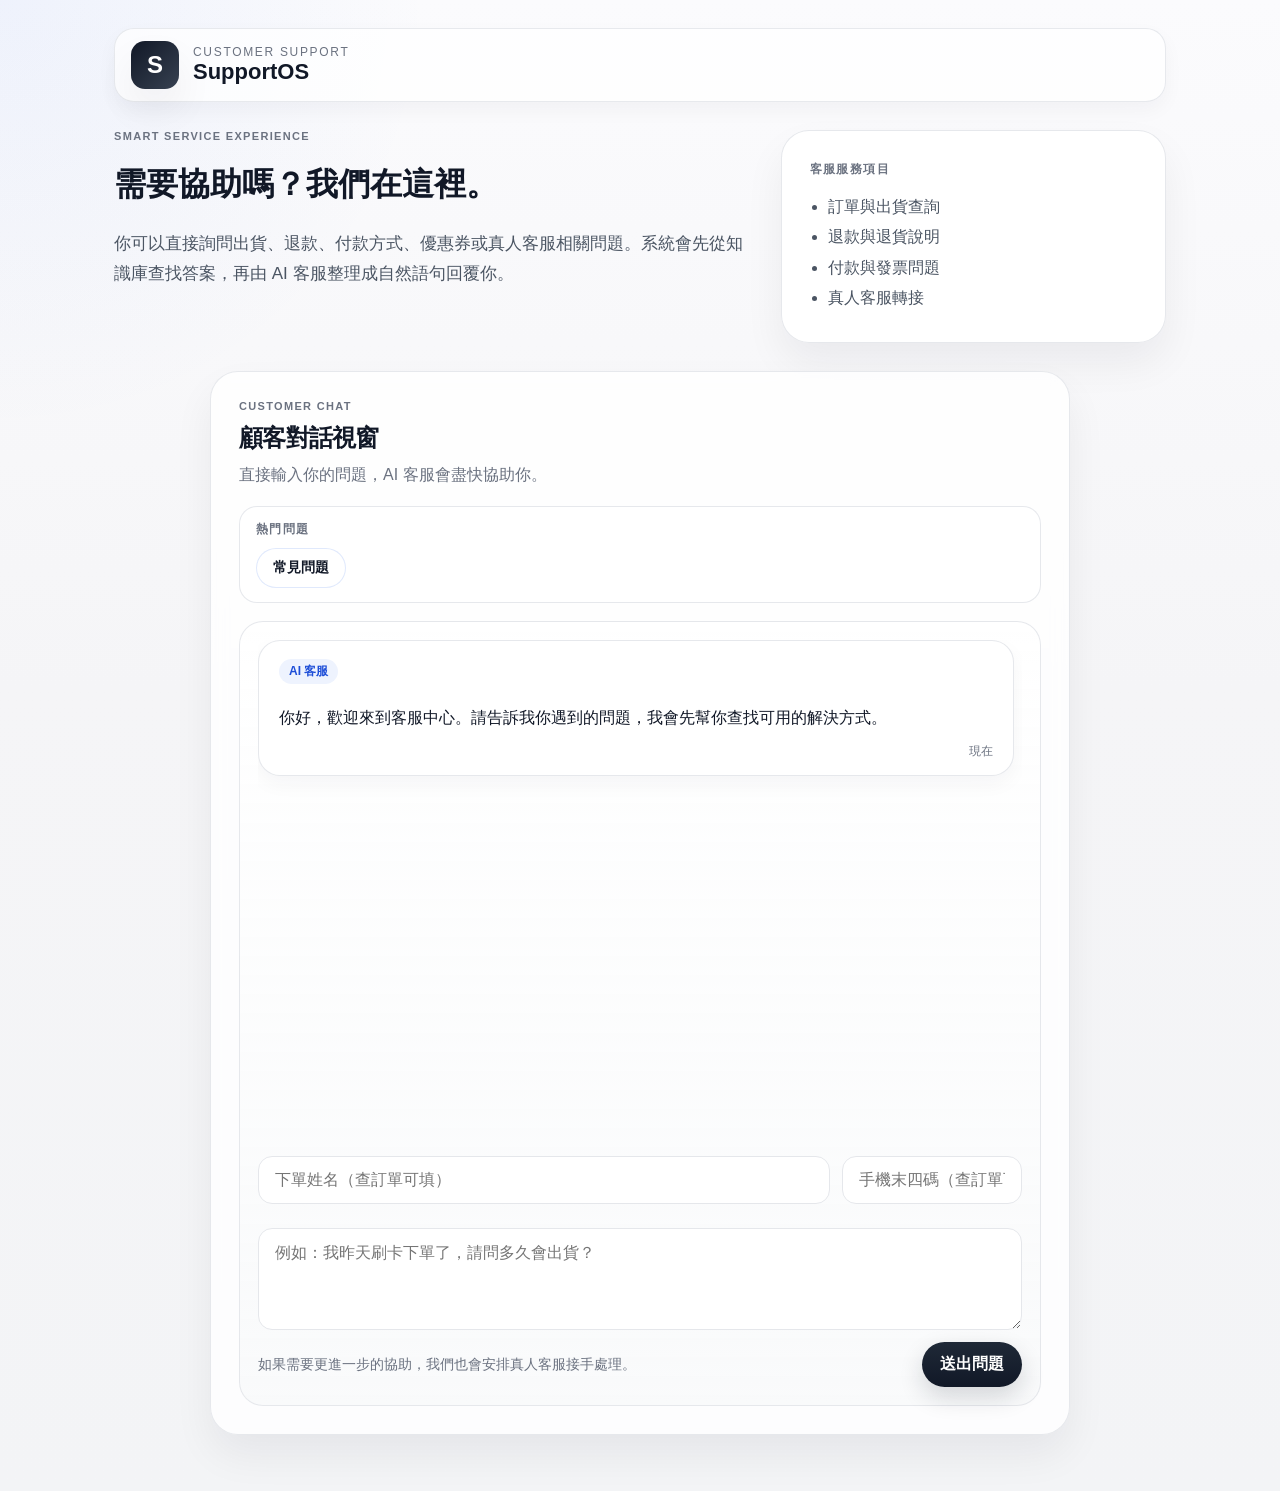
<file: static/index.html>
<!DOCTYPE html>
<html lang="zh-Hant">
  <head>
    <meta charset="UTF-8" />
    <meta name="viewport" content="width=device-width, initial-scale=1.0" />
    <title>SupportOS 客服中心</title>
    <link rel="stylesheet" href="styles.css" />
  </head>
  <body class="customer-body">
    <div class="page-shell customer-shell">
      <nav class="topbar">
        <div class="brand-lockup">
          <div class="brand-mark">S</div>
          <div>
            <p class="brand-kicker">Customer Support</p>
            <strong class="brand-name">SupportOS</strong>
          </div>
        </div>
        <div class="topbar-status">
          <a class="top-pill subtle stealth-link" href="admin.html">Internal Console</a>
        </div>
      </nav>

      <header class="customer-hero">
        <div class="customer-hero-copy">
          <p class="eyebrow">Smart Service Experience</p>
          <h1>需要協助嗎？我們在這裡。</h1>
          <p class="hero-copy">
            你可以直接詢問出貨、退款、付款方式、優惠券或真人客服相關問題。系統會先從知識庫查找答案，再由 AI 客服整理成自然語句回覆你。
          </p>
        </div>
        <div class="customer-hero-card">
          <span class="customer-hero-label">客服服務項目</span>
          <ul class="customer-service-list">
            <li>訂單與出貨查詢</li>
            <li>退款與退貨說明</li>
            <li>付款與發票問題</li>
            <li>真人客服轉接</li>
          </ul>
        </div>
      </header>

      <main class="customer-layout">
        <section class="panel customer-chat-panel">
          <div class="panel-heading">
            <div>
              <p class="label">Customer Chat</p>
              <h2>顧客對話視窗</h2>
              <p class="panel-subcopy">直接輸入你的問題，AI 客服會盡快協助你。</p>
            </div>
          </div>

          <div class="prompt-bar">
            <span class="prompt-label">熱門問題</span>
            <div class="quick-dropdown">
              <button type="button" class="quick-dropdown-trigger">常見問題</button>
              <div class="quick-dropdown-menu">
                <button type="button" class="quick-shortcut" data-message="如果商品有瑕疵，我可以退款嗎？">退款申請</button>
                <button type="button" class="quick-shortcut" data-message="我的訂單多久會出貨？">運送查詢</button>
                <button type="button" class="quick-shortcut" data-message="你們支援哪些付款方式？">付款方式</button>
                <button type="button" class="quick-shortcut" data-message="我想轉真人客服">真人客服</button>
                <button type="button" class="quick-shortcut" data-message="請幫我查 ORD-1001">查詢訂單</button>
              </div>
            </div>
          </div>

          <div class="chat-surface">
            <div id="chat-log" class="chat-log customer-chat-log">
              <article class="message assistant">
                <span class="badge">AI 客服</span>
                <p>你好，歡迎來到客服中心。請告訴我你遇到的問題，我會先幫你查找可用的解決方式。</p>
                <div class="message-time">現在</div>
              </article>
            </div>

            <form id="chat-form" class="chat-form">
              <div class="verification-row">
                <input id="customer-name" type="text" placeholder="下單姓名（查訂單可填）" />
                <input id="customer-phone-last4" type="text" maxlength="4" inputmode="numeric" placeholder="手機末四碼（查訂單可填）" />
              </div>
              <textarea
                id="message-input"
                rows="4"
                placeholder="例如：我昨天刷卡下單了，請問多久會出貨？"
              ></textarea>
              <div class="composer-bar">
                <p class="composer-note">如果需要更進一步的協助，我們也會安排真人客服接手處理。</p>
                <button type="submit" class="primary-btn">送出問題</button>
              </div>
            </form>
          </div>
        </section>
      </main>
    </div>

    <script src="customer.js"></script>
  </body>
</html>
</file>
<file: static/styles.css>
:root {
  --bg: #f5f5f7;
  --panel: rgba(255, 255, 255, 0.82);
  --panel-strong: #ffffff;
  --line: #e5e7eb;
  --text: #111827;
  --muted: #6b7280;
  --accent: #2563eb;
  --accent-dark: #1d4ed8;
  --accent-soft: #e8f0ff;
  --success: #0f766e;
  --warn: #b45309;
  --navy: #111827;
  --ink-soft: #4b5563;
  --shadow: 0 20px 40px rgba(17, 24, 39, 0.06);
  --shadow-soft: 0 8px 20px rgba(17, 24, 39, 0.04);
}

* {
  box-sizing: border-box;
}

body {
  margin: 0;
  font-family: "Avenir Next", "Noto Sans TC", sans-serif;
  color: var(--text);
  background:
    radial-gradient(circle at top left, rgba(37, 99, 235, 0.06), transparent 22%),
    linear-gradient(180deg, #fbfbfd 0%, #f5f5f7 46%, #f3f4f6 100%);
}

.admin-body {
  background:
    radial-gradient(circle at top right, rgba(15, 23, 42, 0.08), transparent 26%),
    radial-gradient(circle at left 20%, rgba(37, 99, 235, 0.08), transparent 24%),
    linear-gradient(180deg, #eef2ff 0%, #f6f8fc 30%, #f4f6fb 100%);
}

.admin-body .page-shell {
  max-width: 1720px;
  padding: 32px 32px 64px;
}

.admin-body .topbar {
  padding: 14px 18px;
  border-color: rgba(148, 163, 184, 0.18);
  background: rgba(255, 255, 255, 0.82);
  box-shadow: 0 18px 40px rgba(15, 23, 42, 0.08);
}

.admin-body .brand-mark {
  background: linear-gradient(135deg, #0f172a 0%, #1e3a8a 100%);
}

.admin-body .top-pill {
  background: rgba(15, 23, 42, 0.05);
  border-color: rgba(148, 163, 184, 0.16);
}

.page-shell {
  max-width: 1460px;
  margin: 0 auto;
  padding: 28px 24px 56px;
}

.customer-shell {
  max-width: 1100px;
}

.customer-body .topbar-status {
  justify-content: flex-end;
}

.customer-body .stealth-link {
  opacity: 0.02;
  color: transparent;
  border-color: transparent;
  background: transparent;
  box-shadow: none;
  transition: opacity 0.18s ease, color 0.18s ease, background 0.18s ease, border-color 0.18s ease;
}

.customer-body .stealth-link:hover,
.customer-body .stealth-link:focus-visible {
  opacity: 1;
  color: var(--ink-soft);
  border-color: rgba(229, 231, 235, 0.9);
  background: rgba(255, 255, 255, 0.68);
}

.customer-hero {
  display: grid;
  grid-template-columns: minmax(0, 1.25fr) minmax(280px, 0.75fr);
  gap: 24px;
  align-items: stretch;
  margin-bottom: 28px;
}

.customer-hero-card {
  padding: 28px;
  border-radius: 28px;
  background: rgba(255, 255, 255, 0.92);
  border: 1px solid rgba(229, 231, 235, 0.95);
  box-shadow: var(--shadow);
}

.customer-hero-label {
  display: inline-block;
  margin-bottom: 14px;
  font-size: 12px;
  font-weight: 700;
  letter-spacing: 0.12em;
  text-transform: uppercase;
  color: var(--muted);
}

.customer-service-list {
  margin: 0;
  padding-left: 18px;
  color: var(--ink-soft);
  line-height: 1.9;
}

.customer-layout {
  display: block;
}

.customer-chat-panel {
  max-width: 860px;
  margin: 0 auto;
}

.customer-chat-log {
  min-height: 420px;
}

.admin-layout {
  display: block;
  width: 100%;
}

.admin-panel-full {
  max-width: 1200px;
  margin: 0 auto;
}

.admin-body .admin-panel-full {
  max-width: none;
  width: 100%;
  margin: 0;
}

.topbar {
  display: flex;
  justify-content: space-between;
  align-items: center;
  gap: 20px;
  margin-bottom: 28px;
  padding: 12px 16px;
  border: 1px solid rgba(229, 231, 235, 0.9);
  border-radius: 20px;
  background: rgba(255, 255, 255, 0.72);
  box-shadow: var(--shadow-soft);
}

.brand-lockup {
  display: flex;
  align-items: center;
  gap: 14px;
}

.brand-mark {
  width: 48px;
  height: 48px;
  border-radius: 14px;
  display: grid;
  place-items: center;
  background: linear-gradient(135deg, #111827 0%, #374151 100%);
  color: white;
  font-family: "Avenir Next", "Noto Sans TC", sans-serif;
  font-size: 24px;
  font-weight: 700;
  box-shadow: var(--shadow);
}

.brand-kicker,
.brand-name {
  display: block;
}

.brand-kicker {
  margin: 0;
  color: var(--muted);
  font-size: 12px;
  letter-spacing: 0.14em;
  text-transform: uppercase;
}

.brand-name {
  color: var(--navy);
  font-size: 22px;
}

.topbar-status {
  display: flex;
  flex-wrap: wrap;
  gap: 10px;
}

.top-pill {
  display: inline-flex;
  align-items: center;
  padding: 8px 14px;
  border-radius: 999px;
  background: rgba(17, 24, 39, 0.04);
  border: 1px solid rgba(229, 231, 235, 0.9);
  color: var(--ink-soft);
  font-size: 13px;
  font-weight: 600;
}

.top-pill.subtle {
  background: rgba(255, 255, 255, 0.68);
}

.top-pill-button {
  border: none;
}

.hero {
  display: flex;
  justify-content: space-between;
  gap: 28px;
  align-items: stretch;
  margin-bottom: 30px;
}

.hero-copy-block {
  flex: 1 1 auto;
}

.hero h1,
.panel h2,
.subpanel h3 {
  font-family: "Avenir Next", "Noto Sans TC", sans-serif;
  margin: 0;
  letter-spacing: -0.03em;
}

.eyebrow,
.label {
  margin: 0 0 10px;
  text-transform: uppercase;
  letter-spacing: 0.12em;
  font-size: 11px;
  color: var(--muted);
  font-weight: 700;
}

.hero h1 {
  font-size: clamp(36px, 6vw, 56px);
  font-weight: 700;
  line-height: 1.05;
}

.hero-copy {
  max-width: 700px;
  line-height: 1.75;
  margin-top: 14px;
  font-size: 17px;
  color: var(--ink-soft);
}

.admin-hero-shell {
  padding: 6px 0 4px;
}

.admin-hero-copy {
  padding: 8px 0;
}

.admin-body .admin-status-card {
  min-width: 410px;
  padding: 24px 24px 20px;
  border: 1px solid rgba(148, 163, 184, 0.14);
  background: linear-gradient(180deg, rgba(255, 255, 255, 0.94), rgba(239, 246, 255, 0.9));
  box-shadow: 0 20px 45px rgba(30, 64, 175, 0.08);
}

.hero-actions {
  display: flex;
  align-items: center;
  gap: 16px;
  flex-wrap: wrap;
  margin-top: 20px;
}

.primary-link {
  display: inline-flex;
  align-items: center;
  justify-content: center;
  padding: 12px 18px;
  border-radius: 999px;
  background: var(--navy);
  color: white;
  text-decoration: none;
  font-weight: 700;
  padding: 13px 20px;
}

.hero-note {
  color: var(--muted);
}

.hero-metrics {
  margin-top: 24px;
  display: grid;
  grid-template-columns: repeat(3, minmax(0, 1fr));
  gap: 14px;
  max-width: 820px;
}

.metric-card {
  padding: 18px;
  border-radius: 20px;
  background: rgba(255, 255, 255, 0.92);
  border: 1px solid rgba(229, 231, 235, 0.95);
  box-shadow: var(--shadow-soft);
}

.metric-card span {
  display: block;
  font-size: 12px;
  color: var(--muted);
  text-transform: uppercase;
  letter-spacing: 0.1em;
  margin-bottom: 8px;
}

.metric-card strong {
  color: var(--navy);
  font-size: 16px;
  font-weight: 650;
}

.hero-card,
.panel,
.subpanel,
.stat-card,
.message,
.ticket-card {
  backdrop-filter: blur(8px);
  background: var(--panel);
  border: 1px solid rgba(229, 231, 235, 0.95);
  box-shadow: var(--shadow);
}

.message-time {
  margin-top: 10px;
  font-size: 12px;
  line-height: 1;
  color: var(--muted);
  text-align: right;
}

.quick-dropdown {
  position: relative;
  display: inline-flex;
  align-items: flex-start;
  padding-bottom: 10px;
  margin-bottom: -10px;
}

.quick-dropdown-trigger {
  border: 1px solid rgba(37, 99, 235, 0.14);
  background: rgba(255, 255, 255, 0.92);
  color: var(--navy);
  border-radius: 999px;
  padding: 10px 16px;
  font-size: 14px;
  font-weight: 600;
  cursor: pointer;
  transition: background 0.2s ease, border-color 0.2s ease, transform 0.2s ease;
}

.quick-dropdown:hover .quick-dropdown-trigger {
  background: var(--accent-soft);
  border-color: rgba(37, 99, 235, 0.22);
  transform: translateY(-1px);
}

.quick-dropdown-menu {
  position: absolute;
  top: 100%;
  left: 0;
  min-width: 220px;
  display: grid;
  gap: 8px;
  padding: 10px;
  border-radius: 18px;
  background: rgba(255, 255, 255, 0.98);
  border: 1px solid rgba(229, 231, 235, 0.95);
  box-shadow: var(--shadow);
  opacity: 0;
  pointer-events: none;
  transform: translateY(4px);
  transition: opacity 0.18s ease, transform 0.18s ease;
  z-index: 20;
}

.quick-dropdown:hover .quick-dropdown-menu,
.quick-dropdown:focus-within .quick-dropdown-menu {
  opacity: 1;
  pointer-events: auto;
  transform: translateY(0);
}

.quick-shortcut {
  width: 100%;
  text-align: left;
  border: 1px solid rgba(17, 24, 39, 0.06);
  background: rgba(255, 255, 255, 0.96);
  color: var(--ink-soft);
  border-radius: 14px;
  padding: 12px 14px;
  font-size: 13px;
  font-weight: 600;
  cursor: pointer;
  transition: background 0.2s ease, border-color 0.2s ease, color 0.2s ease;
}

.quick-shortcut:hover {
  background: rgba(17, 24, 39, 0.04);
  border-color: rgba(17, 24, 39, 0.12);
  color: var(--navy);
}

.verification-row {
  display: grid;
  grid-template-columns: minmax(0, 1fr) 180px;
  gap: 12px;
  margin-bottom: 12px;
}

.verification-row input {
  width: 100%;
}

.conversation-list,
.session-history {
  display: flex;
  flex-direction: column;
  gap: 12px;
}

.conversation-item {
  width: 100%;
  text-align: left;
  padding: 14px 16px;
  border-radius: 18px;
  border: 1px solid rgba(229, 231, 235, 0.95);
  background: rgba(255, 255, 255, 0.86);
  cursor: pointer;
  transition: transform 0.18s ease, border-color 0.18s ease, box-shadow 0.18s ease;
}

.conversation-item:hover {
  transform: translateY(-1px);
  border-color: rgba(37, 99, 235, 0.18);
  box-shadow: var(--shadow-soft);
}

.conversation-item strong,
.conversation-item span,
.conversation-item small {
  display: block;
}

.conversation-item span {
  margin-top: 6px;
  color: var(--ink-soft);
}

.conversation-item small {
  margin-top: 8px;
  color: var(--muted);
}

.history-item {
  padding: 16px;
  border-radius: 18px;
  border: 1px solid rgba(229, 231, 235, 0.95);
  background: rgba(255, 255, 255, 0.84);
}

.history-top {
  display: flex;
  justify-content: space-between;
  gap: 12px;
  color: var(--muted);
  margin-bottom: 10px;
}

.subpanel-kicker {
  margin: 0 0 8px;
  font-size: 11px;
  letter-spacing: 0.12em;
  text-transform: uppercase;
  color: var(--muted);
  font-weight: 700;
}

.ticket-meta {
  margin-top: 12px;
  color: var(--muted);
  font-size: 13px;
}

.workflow-grid {
  display: grid;
  grid-template-columns: minmax(0, 1fr) 170px;
  gap: 10px;
  margin-top: 12px;
}

.ticket-notes {
  width: 100%;
  margin-top: 10px;
}

.ticket-actions {
  display: flex;
  justify-content: flex-end;
  gap: 10px;
  margin-top: 12px;
}

@media (max-width: 760px) {
  .verification-row,
  .workflow-grid {
    grid-template-columns: 1fr;
  }
}

.hero-card {
  min-width: 220px;
  padding: 24px;
  border-radius: 26px;
  display: flex;
  flex-direction: column;
  justify-content: flex-start;
  gap: 10px;
}

.hero-card strong {
  font-size: 26px;
}

.status-card {
  width: 340px;
}

.status-card-head {
  display: flex;
  align-items: center;
  justify-content: space-between;
  color: var(--muted);
  font-size: 13px;
}

.live-dot {
  width: 10px;
  height: 10px;
  border-radius: 999px;
  background: #34c759;
  box-shadow: 0 0 0 6px rgba(52, 199, 89, 0.12);
}

.status-divider {
  height: 1px;
  margin: 14px 0;
  background: linear-gradient(90deg, transparent, rgba(156, 163, 175, 0.24), transparent);
}

.status-list {
  display: grid;
  gap: 12px;
}

.status-list span {
  display: block;
  font-size: 12px;
  color: var(--muted);
  text-transform: uppercase;
  letter-spacing: 0.08em;
  margin-bottom: 4px;
}

.status-list strong {
  font-size: 15px;
  color: var(--navy);
}

.layout {
  display: grid;
  grid-template-columns: minmax(0, 0.94fr) minmax(0, 1.06fr);
  gap: 26px;
}

.panel {
  border-radius: 28px;
  padding: 28px;
}

.admin-stage {
  padding: 36px;
  border: 1px solid rgba(148, 163, 184, 0.14);
  background:
    linear-gradient(180deg, rgba(255, 255, 255, 0.9), rgba(248, 250, 252, 0.92));
  box-shadow: 0 24px 60px rgba(15, 23, 42, 0.08);
}

.panel-heading,
.subpanel-header,
.ticket-top {
  display: flex;
  align-items: center;
  justify-content: space-between;
  gap: 12px;
}

.header-actions {
  display: flex;
  gap: 8px;
  flex-wrap: wrap;
}

.panel-subcopy {
  margin: 8px 0 0;
  color: var(--muted);
  line-height: 1.65;
}

.admin-body .panel-subcopy {
  max-width: 760px;
}

.prompt-bar {
  margin-top: 18px;
  padding: 14px 16px;
  border-radius: 18px;
  background: rgba(255, 255, 255, 0.72);
  border: 1px solid rgba(229, 231, 235, 0.95);
}

.prompt-label {
  display: block;
  margin-bottom: 10px;
  font-size: 12px;
  font-weight: 700;
  letter-spacing: 0.12em;
  text-transform: uppercase;
  color: var(--muted);
}

.quick-prompts {
  display: flex;
  flex-wrap: wrap;
  gap: 10px;
}

.quick-chip {
  display: inline-flex;
  align-items: center;
  padding: 9px 13px;
  border-radius: 999px;
  background: rgba(17, 24, 39, 0.04);
  border: 1px solid rgba(229, 231, 235, 0.95);
  color: var(--ink-soft);
  font-size: 13px;
  font-weight: 600;
}

.chat-surface {
  margin-top: 18px;
  padding: 18px;
  border-radius: 24px;
  background: linear-gradient(180deg, rgba(255, 255, 255, 0.82), rgba(249, 250, 251, 0.98));
  border: 1px solid rgba(229, 231, 235, 0.95);
}

.chat-log {
  min-height: 500px;
  max-height: 640px;
  overflow-y: auto;
  margin: 0 0 16px;
  padding-right: 8px;
}

.message {
  padding: 18px 20px;
  border-radius: 22px;
  margin-bottom: 14px;
  box-shadow: var(--shadow-soft);
}

.message.user {
  background: linear-gradient(180deg, #f3f6fb 0%, #eaf0f9 100%);
}

.message.assistant {
  background: var(--panel-strong);
}

.badge {
  display: inline-flex;
  margin-bottom: 8px;
  padding: 4px 10px;
  border-radius: 999px;
  background: rgba(37, 99, 235, 0.08);
  color: var(--accent-dark);
  font-size: 12px;
  font-weight: 700;
}

.trace-box,
.citations {
  margin-top: 12px;
  padding-top: 12px;
  border-top: 1px dashed rgba(111, 121, 133, 0.25);
  color: var(--muted);
  font-size: 14px;
  line-height: 1.6;
}

.chat-form,
.faq-form {
  display: grid;
  gap: 12px;
}

.form-row {
  display: grid;
  grid-template-columns: repeat(2, minmax(0, 1fr));
  gap: 12px;
}

.composer-bar {
  display: flex;
  align-items: center;
  justify-content: space-between;
  gap: 16px;
}

.composer-note {
  margin: 0;
  color: var(--muted);
  line-height: 1.6;
  font-size: 14px;
}

textarea,
input {
  width: 100%;
  padding: 14px 16px;
  border-radius: 14px;
  border: 1px solid var(--line);
  background: rgba(255, 255, 255, 0.96);
  font: inherit;
  color: var(--text);
  transition: border-color 0.18s ease, box-shadow 0.18s ease, transform 0.18s ease;
}

textarea:focus,
input:focus {
  outline: none;
  border-color: rgba(37, 99, 235, 0.35);
  box-shadow: 0 0 0 4px rgba(37, 99, 235, 0.08);
}

button {
  font: inherit;
  cursor: pointer;
}

.primary-btn,
.secondary-btn {
  padding: 12px 18px;
  border-radius: 999px;
  border: none;
  transition: transform 0.18s ease, opacity 0.18s ease, box-shadow 0.18s ease;
}

.primary-btn {
  background: linear-gradient(180deg, #1f2937 0%, #111827 100%);
  color: white;
  font-weight: 700;
  box-shadow: 0 10px 24px rgba(17, 24, 39, 0.16);
}

.secondary-btn {
  background: rgba(255, 255, 255, 0.95);
  color: var(--ink-soft);
  border: 1px solid var(--line);
}

.primary-btn:hover,
.secondary-btn:hover {
  transform: translateY(-1px);
}

.stats-grid,
.admin-grid {
  display: grid;
  gap: 16px;
}

.stats-grid {
  grid-template-columns: repeat(3, minmax(0, 1fr));
  margin: 20px 0;
}

.admin-body .stats-grid {
  gap: 18px;
  margin: 24px 0 28px;
}

.stat-card {
  padding: 20px;
  border-radius: 22px;
  background: linear-gradient(180deg, rgba(255, 255, 255, 0.95), rgba(248, 250, 252, 0.98));
}

.admin-stat-card {
  padding: 22px 22px 18px;
  border: 1px solid rgba(148, 163, 184, 0.14);
  background: linear-gradient(180deg, rgba(255, 255, 255, 0.98), rgba(244, 247, 251, 0.98));
  box-shadow: 0 10px 26px rgba(15, 23, 42, 0.05);
}

.stat-card span {
  display: block;
  color: var(--muted);
  margin-bottom: 8px;
}

.stat-card strong {
  font-size: 28px;
}

.admin-stat-card small {
  display: block;
  margin-top: 10px;
  color: var(--muted);
  line-height: 1.5;
}

.stat-card.highlight {
  background: linear-gradient(180deg, rgba(239, 246, 255, 0.95), rgba(243, 247, 252, 0.98));
}

.admin-grid {
  grid-template-columns: minmax(0, 1fr) minmax(0, 0.95fr);
  margin-bottom: 18px;
}

.admin-layout-grid {
  display: grid;
  grid-template-columns: minmax(0, 1.6fr) minmax(360px, 0.72fr);
  gap: 26px;
  align-items: start;
}

.admin-main-column,
.admin-side-column {
  display: flex;
  flex-direction: column;
  gap: 24px;
}

.split-grid {
  margin-bottom: 0;
}

.subpanel {
  border-radius: 24px;
  padding: 24px;
  background: rgba(255, 255, 255, 0.94);
  min-height: 100%;
}

.admin-body .subpanel {
  border: 1px solid rgba(148, 163, 184, 0.14);
  background: rgba(255, 255, 255, 0.9);
  box-shadow: 0 14px 30px rgba(15, 23, 42, 0.05);
}

.roomy-panel {
  padding: 28px;
}

.sticky-side-panel {
  position: static;
}

.admin-info-card {
  padding: 22px;
}

.assistant-panel {
  padding: 24px 26px;
}

.assistant-grid {
  display: grid;
  grid-template-columns: repeat(2, minmax(0, 1fr));
  gap: 16px;
  margin-top: 18px;
}

.assistant-block {
  padding: 18px;
  border-radius: 18px;
  border: 1px solid rgba(148, 163, 184, 0.12);
  background: rgba(248, 250, 252, 0.88);
}

.assistant-block-head {
  display: flex;
  align-items: center;
  justify-content: space-between;
  gap: 12px;
  margin-bottom: 10px;
}

.assistant-label {
  display: inline-block;
  font-size: 12px;
  font-weight: 700;
  letter-spacing: 0.1em;
  text-transform: uppercase;
  color: var(--muted);
}

.assistant-copy-btn {
  padding: 8px 14px;
  font-size: 12px;
}

.assistant-text {
  min-height: 88px;
  line-height: 1.75;
  color: var(--navy);
  white-space: pre-wrap;
}

.assistant-text:not(.empty-state) {
  font-size: 14px;
}

.guide-list,
.demo-order-list {
  display: grid;
  gap: 12px;
  margin-top: 16px;
}

.guide-item,
.demo-order-item {
  padding: 14px 16px;
  border-radius: 18px;
  border: 1px solid rgba(148, 163, 184, 0.12);
  background: rgba(248, 250, 252, 0.9);
}

.guide-item strong,
.demo-order-top strong {
  display: block;
  color: var(--navy);
  margin-bottom: 6px;
}

.guide-item p,
.demo-order-item p {
  margin: 0;
  color: var(--ink-soft);
  line-height: 1.6;
}

.demo-order-top {
  display: flex;
  align-items: center;
  justify-content: space-between;
  gap: 12px;
  margin-bottom: 6px;
}

.demo-order-top span {
  display: inline-flex;
  padding: 4px 10px;
  border-radius: 999px;
  background: rgba(37, 99, 235, 0.08);
  color: var(--accent-dark);
  font-size: 12px;
  font-weight: 700;
}

.gap-list,
.order-list {
  display: grid;
  gap: 12px;
  margin-top: 16px;
}

.openai-health-grid {
  grid-template-columns: repeat(2, minmax(0, 1fr));
}

.openai-health-item p {
  margin: 0;
  color: var(--navy);
  line-height: 1.55;
  word-break: break-word;
}

.gap-item {
  padding: 14px 16px;
  border-radius: 18px;
  border: 1px solid rgba(148, 163, 184, 0.12);
  background: rgba(248, 250, 252, 0.92);
}

.compact-subcopy {
  margin-top: 10px;
}

.gap-item p,
.gap-item small,
.order-card small {
  display: block;
  margin: 0;
  color: var(--ink-soft);
  line-height: 1.6;
}

.gap-item small,
.order-card small {
  margin-top: 6px;
  color: var(--muted);
}

.gap-reason {
  display: inline-flex;
  margin-right: 6px;
  padding: 3px 8px;
  border-radius: 999px;
  background: rgba(37, 99, 235, 0.08);
  color: var(--accent-dark);
  font-size: 12px;
  font-weight: 700;
}

.gap-fill-btn {
  margin-top: 12px;
}

.order-search {
  margin-top: 8px;
}

.order-card {
  margin: 0;
  cursor: pointer;
  transition: border-color 0.2s ease, box-shadow 0.2s ease, transform 0.2s ease;
}

.order-card:hover {
  border-color: rgba(37, 99, 235, 0.22);
  box-shadow: 0 12px 28px rgba(37, 99, 235, 0.08);
  transform: translateY(-1px);
}

.order-card.expanded {
  border-color: rgba(37, 99, 235, 0.28);
  background: linear-gradient(180deg, rgba(239, 246, 255, 0.96), rgba(255, 255, 255, 1));
}

.order-detail {
  display: none;
  margin-top: 14px;
  padding-top: 14px;
  border-top: 1px solid rgba(148, 163, 184, 0.14);
}

.order-card.expanded .order-detail {
  display: block;
}

.order-detail-grid {
  display: grid;
  grid-template-columns: repeat(2, minmax(0, 1fr));
  gap: 12px;
}

.order-detail-grid span,
.order-items span {
  display: block;
  margin-bottom: 4px;
  font-size: 12px;
  font-weight: 700;
  letter-spacing: 0.08em;
  text-transform: uppercase;
  color: var(--muted);
}

.order-detail-grid strong,
.order-items p {
  color: var(--navy);
  line-height: 1.6;
}

.order-items {
  margin-top: 14px;
}

.order-items p {
  margin: 0;
}

.ticket-list,
.faq-list {
  display: grid;
  gap: 14px;
  margin-top: 18px;
}

.ticket-card {
  padding: 18px 20px;
  border-radius: 22px;
  background: linear-gradient(180deg, rgba(255, 255, 255, 0.98), rgba(249, 250, 251, 1));
}

.admin-body .ticket-card {
  border: 1px solid rgba(148, 163, 184, 0.12);
  box-shadow: 0 8px 24px rgba(15, 23, 42, 0.04);
}

.admin-body .ticket-card.active {
  border-color: rgba(37, 99, 235, 0.28);
  background: linear-gradient(180deg, rgba(239, 246, 255, 0.98), rgba(255, 255, 255, 1));
  box-shadow: 0 16px 34px rgba(37, 99, 235, 0.08);
}

.ticket-id {
  color: var(--warn);
  font-size: 15px;
}

.ticket-message,
.ticket-response {
  margin: 10px 0 0;
  line-height: 1.6;
}

.ticket-message {
  color: var(--navy);
  font-weight: 600;
}

.ticket-response {
  color: var(--ink-soft);
}

.conversation-list,
.session-history,
.ticket-list {
  max-height: 700px;
  overflow: auto;
  padding-right: 6px;
}

.conversation-list,
.session-history {
  gap: 14px;
}

.conversation-list,
.session-history {
  max-height: 420px;
}

.faq-table-panel {
  overflow: hidden;
}

.faq-table-panel .faq-list {
  max-height: 620px;
  overflow: auto;
  padding-right: 6px;
}

.faq-item {
  padding: 18px;
  border: 1px solid var(--line);
  border-radius: 20px;
  background: rgba(255, 255, 255, 0.96);
  box-shadow: var(--shadow-soft);
}

.admin-body .faq-item {
  border-color: rgba(148, 163, 184, 0.14);
}

.faq-item h4 {
  margin: 0 0 8px;
}

.faq-item p {
  margin: 0;
  line-height: 1.6;
}

.faq-meta {
  display: flex;
  gap: 8px;
  flex-wrap: wrap;
  margin-top: 10px;
}

.pill {
  display: inline-flex;
  padding: 4px 10px;
  border-radius: 999px;
  background: rgba(17, 24, 39, 0.05);
  color: var(--ink-soft);
  font-size: 12px;
  font-weight: 700;
}

.pill.is-success {
  background: rgba(15, 118, 110, 0.12);
  color: var(--success);
}

.pill.is-warning {
  background: rgba(180, 83, 9, 0.12);
  color: var(--warn);
}

.pill.is-danger {
  background: rgba(185, 28, 28, 0.12);
  color: #b91c1c;
}

.empty-state {
  color: var(--muted);
  line-height: 1.7;
  padding: 8px 0;
}

.admin-body .conversation-item,
.admin-body .history-item {
  border-color: rgba(148, 163, 184, 0.14);
  background: rgba(255, 255, 255, 0.96);
}

.admin-body .conversation-item:hover {
  border-color: rgba(37, 99, 235, 0.26);
  box-shadow: 0 12px 28px rgba(37, 99, 235, 0.08);
}

.admin-body .conversation-item.active {
  border-color: rgba(37, 99, 235, 0.28);
  background: rgba(239, 246, 255, 0.92);
}

.admin-body .faq-form {
  gap: 14px;
}

.admin-body .faq-form input,
.admin-body .faq-form textarea,
.admin-body .workflow-grid input,
.admin-body .workflow-grid select,
.admin-body .ticket-notes {
  background: rgba(248, 250, 252, 0.95);
}

.login-body {
  background:
    radial-gradient(circle at top left, rgba(37, 99, 235, 0.08), transparent 24%),
    linear-gradient(180deg, #f8fbff 0%, #f3f5f9 52%, #eef2f7 100%);
}

.login-shell {
  max-width: 1240px;
}

.login-layout {
  display: grid;
  grid-template-columns: minmax(0, 1.15fr) minmax(360px, 0.85fr);
  gap: 28px;
  align-items: stretch;
}

.login-panel {
  padding: 30px;
  border-radius: 28px;
  border: 1px solid rgba(229, 231, 235, 0.95);
  background: rgba(255, 255, 255, 0.9);
  box-shadow: var(--shadow);
}

.login-copy-panel {
  display: flex;
  flex-direction: column;
  justify-content: center;
}

.login-form-panel {
  align-self: center;
}

.login-heading {
  margin-bottom: 16px;
}

.login-form {
  display: grid;
  gap: 12px;
}

.login-feature-list {
  display: grid;
  gap: 14px;
  margin-top: 24px;
}

.login-feature-item {
  padding: 16px 18px;
  border-radius: 20px;
  border: 1px solid rgba(229, 231, 235, 0.95);
  background: rgba(248, 250, 252, 0.9);
}

.login-feature-item strong {
  display: block;
  margin-bottom: 6px;
}

.login-feature-item p,
.login-help {
  margin: 0;
  color: var(--ink-soft);
  line-height: 1.7;
}

.login-error {
  margin-top: 12px;
  color: #b91c1c;
  font-weight: 600;
}

@media (max-width: 1080px) {
  .layout,
  .admin-layout-grid,
  .admin-grid,
  .hero,
  .customer-hero {
    grid-template-columns: 1fr;
    display: grid;
  }

  .stats-grid {
    grid-template-columns: 1fr;
  }

  .hero-metrics,
  .composer-bar,
  .topbar {
    grid-template-columns: 1fr;
    display: grid;
  }

  .form-row {
    grid-template-columns: 1fr;
  }

  .status-card {
    width: auto;
  }

  .sticky-side-panel {
    position: static;
  }

  .admin-body .page-shell {
    padding: 24px 20px 48px;
  }

  .assistant-grid,
  .login-layout,
  .openai-health-grid {
    grid-template-columns: 1fr;
  }
}

@media (max-width: 720px) {
  .page-shell {
    padding: 20px 16px 40px;
  }

  .hero-actions,
  .panel-heading,
  .subpanel-header {
    align-items: flex-start;
  }

  .composer-bar {
    display: grid;
  }
}
</file>
